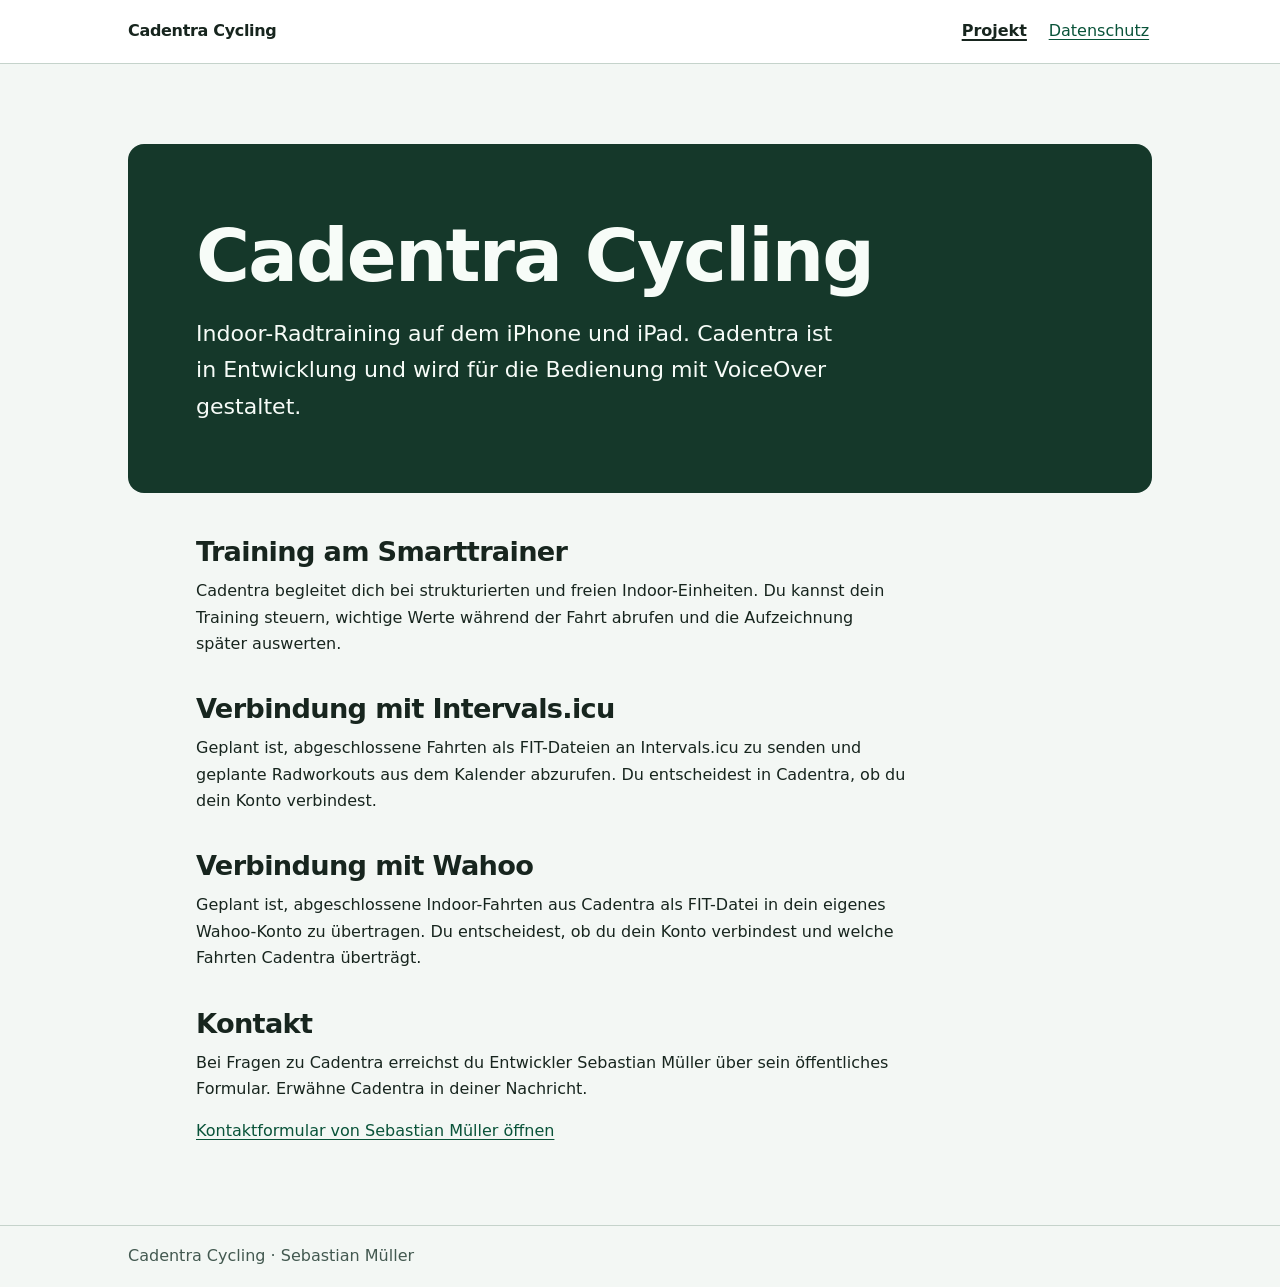
<file: index.html>
<!doctype html>
<html lang="de">
<head>
  <meta charset="utf-8">
  <meta name="viewport" content="width=device-width, initial-scale=1">
  <title>Cadentra Cycling – Indoor-Training mit VoiceOver</title>
  <meta name="description" content="Cadentra Cycling wird als barrierefreie Indoor-Radsport-App für iPhone und iPad entwickelt.">
  <link rel="stylesheet" href="./styles.css">
</head>
<body>
  <a class="skip" href="#main">Zum Hauptinhalt</a>
  <header class="site-header">
    <div class="wrap header-inner">
      <span class="brand">Cadentra Cycling</span>
      <nav aria-label="Hauptnavigation">
        <ul>
          <li><a href="./" aria-current="page">Projekt</a></li>
          <li><a href="./datenschutz.html">Datenschutz</a></li>
        </ul>
      </nav>
    </div>
  </header>
  <main id="main" class="wrap" tabindex="-1">
    <div class="hero">
      <h1>Cadentra Cycling</h1>
      <p class="lead">Indoor-Radtraining auf dem iPhone und iPad. Cadentra ist in Entwicklung und wird für die Bedienung mit VoiceOver gestaltet.</p>
    </div>
    <div class="project-copy">
      <h2>Training am Smarttrainer</h2>
      <p>Cadentra begleitet dich bei strukturierten und freien Indoor-Einheiten. Du kannst dein Training steuern, wichtige Werte während der Fahrt abrufen und die Aufzeichnung später auswerten.</p>

      <h2>Verbindung mit Intervals.icu</h2>
      <p>Geplant ist, abgeschlossene Fahrten als FIT-Dateien an Intervals.icu zu senden und geplante Radworkouts aus dem Kalender abzurufen. Du entscheidest in Cadentra, ob du dein Konto verbindest.</p>

      <h2>Verbindung mit Wahoo</h2>
      <p>Geplant ist, abgeschlossene Indoor-Fahrten aus Cadentra als FIT-Datei in dein eigenes Wahoo-Konto zu übertragen. Du entscheidest, ob du dein Konto verbindest und welche Fahrten Cadentra überträgt.</p>

      <h2>Kontakt</h2>
      <p>Bei Fragen zu Cadentra erreichst du Entwickler Sebastian Müller über sein öffentliches Formular. Erwähne Cadentra in deiner Nachricht.</p>
      <p><a href="https://trainscope.app/?page=contact">Kontaktformular von Sebastian Müller öffnen</a></p>
    </div>
  </main>
  <footer><div class="wrap">Cadentra Cycling · Sebastian Müller</div></footer>
</body>
</html>
</file>
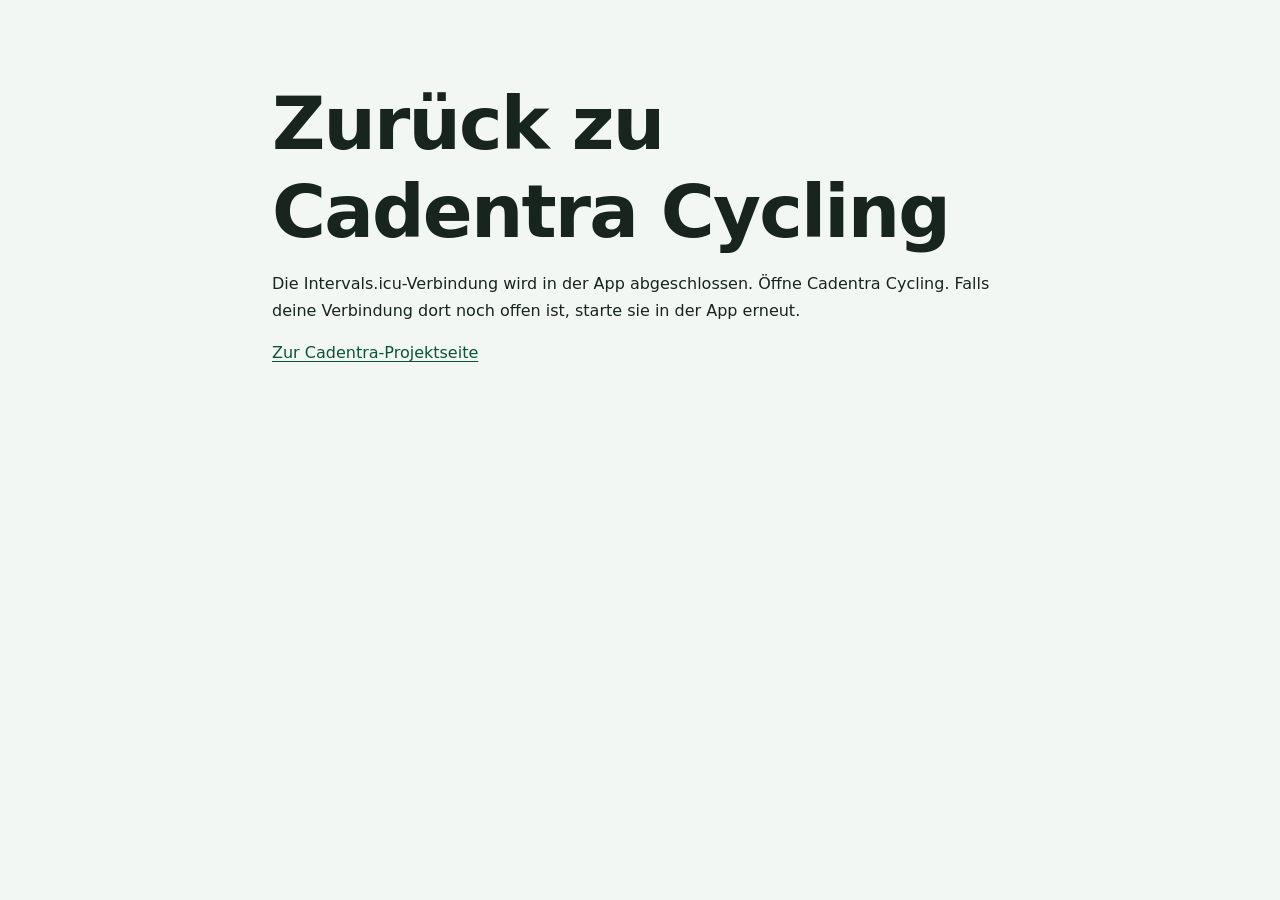
<file: oauth/intervals/callback/index.html>
<!doctype html>
<html lang="de">
<head>
  <meta charset="utf-8">
  <meta name="viewport" content="width=device-width, initial-scale=1">
  <meta name="referrer" content="no-referrer">
  <title>Zurück zu Cadentra Cycling</title>
  <link rel="stylesheet" href="../../../styles.css">
</head>
<body>
  <main class="wrap copy">
    <h1>Zurück zu Cadentra Cycling</h1>
    <p>Die Intervals.icu-Verbindung wird in der App abgeschlossen. Öffne Cadentra Cycling. Falls deine Verbindung dort noch offen ist, starte sie in der App erneut.</p>
    <p><a href="../../../">Zur Cadentra-Projektseite</a></p>
  </main>
</body>
</html>
</file>
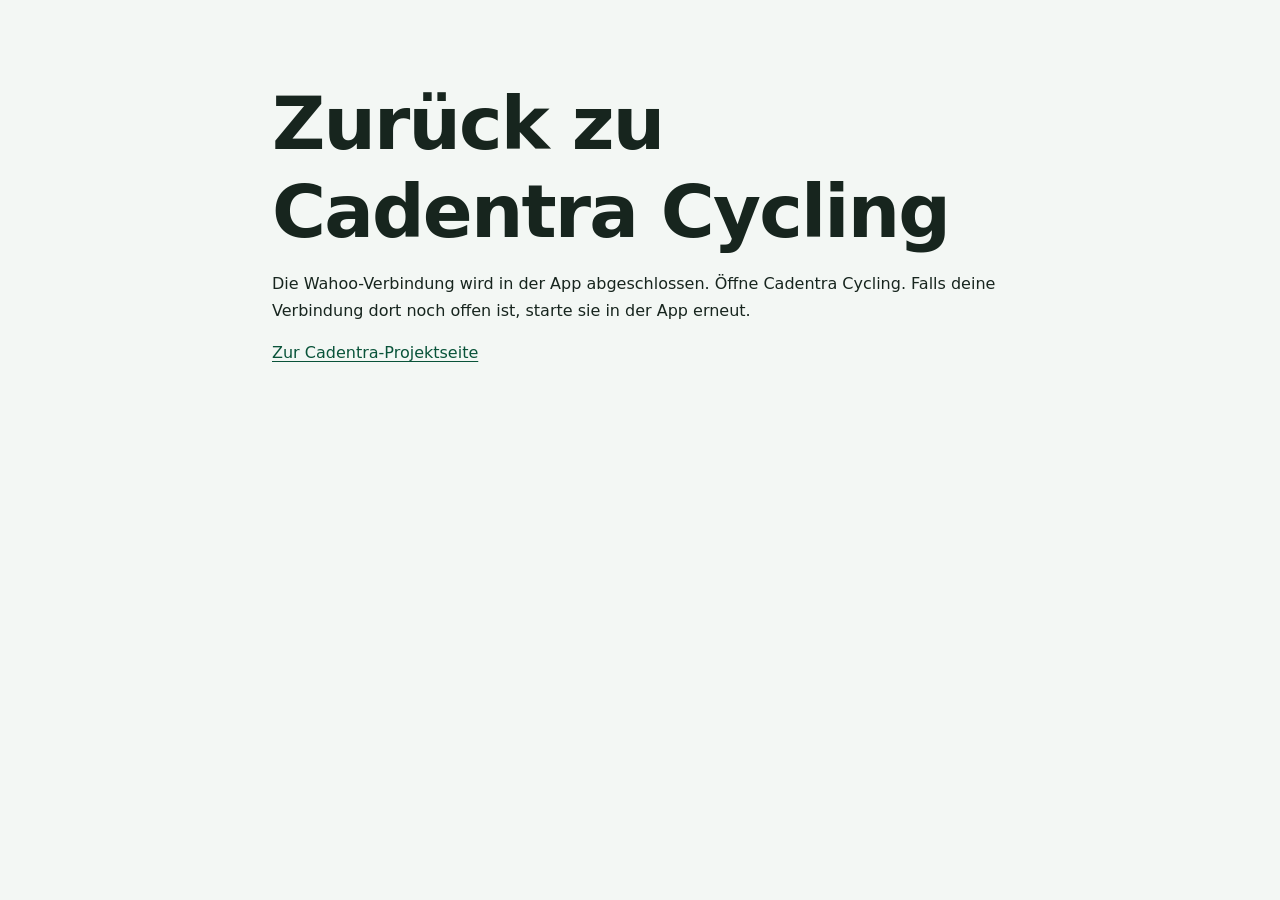
<file: oauth/wahoo/callback/index.html>
<!doctype html>
<html lang="de">
<head>
  <meta charset="utf-8">
  <meta name="viewport" content="width=device-width, initial-scale=1">
  <meta name="referrer" content="no-referrer">
  <title>Zurück zu Cadentra Cycling</title>
  <link rel="stylesheet" href="../../../styles.css">
</head>
<body>
  <main class="wrap copy">
    <h1>Zurück zu Cadentra Cycling</h1>
    <p>Die Wahoo-Verbindung wird in der App abgeschlossen. Öffne Cadentra Cycling. Falls deine Verbindung dort noch offen ist, starte sie in der App erneut.</p>
    <p><a href="../../../">Zur Cadentra-Projektseite</a></p>
  </main>
</body>
</html>
</file>
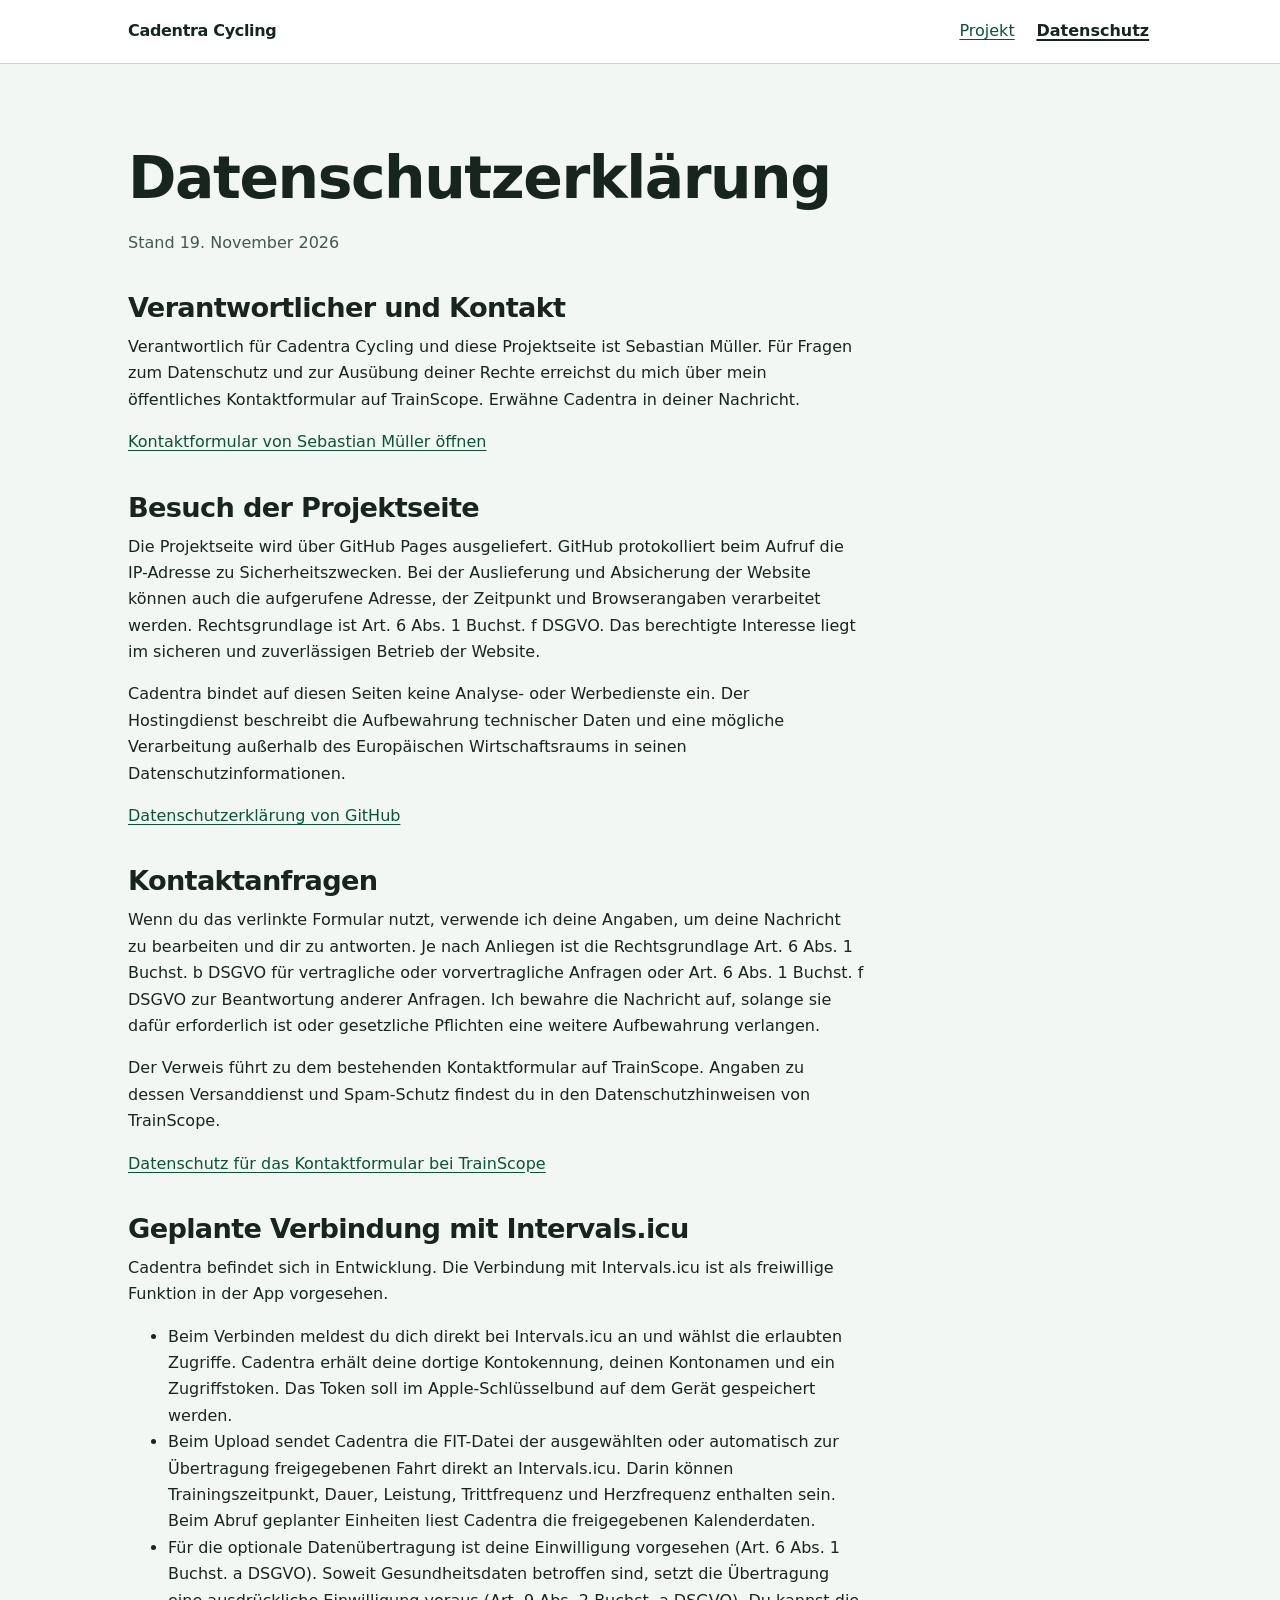
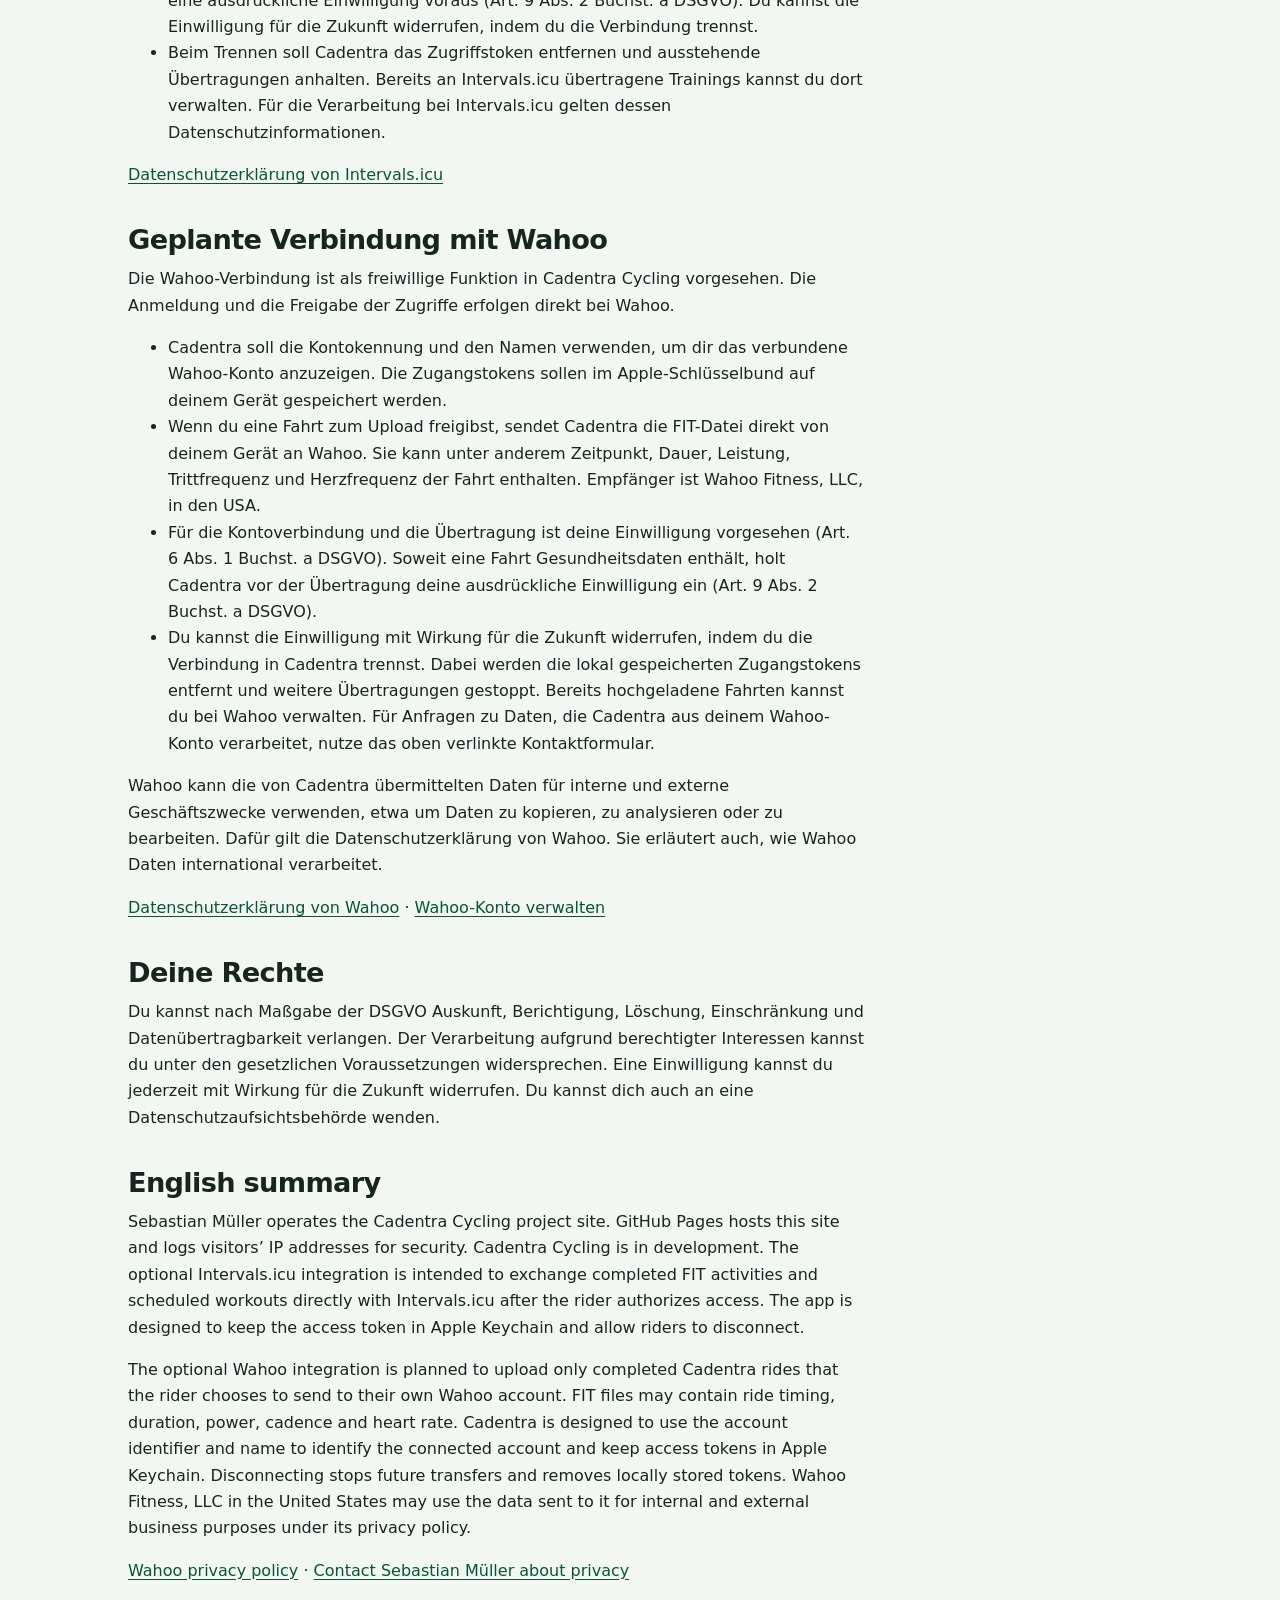
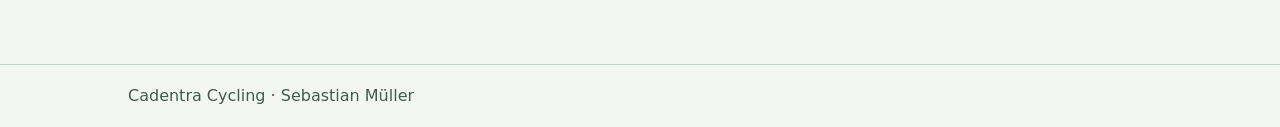
<file: datenschutz.html>
<!doctype html>
<html lang="de">
<head>
  <meta charset="utf-8">
  <meta name="viewport" content="width=device-width, initial-scale=1">
  <title>Datenschutzerklärung – Cadentra Cycling</title>
  <meta name="description" content="Datenschutzerklärung für die Cadentra-Projektseite und die geplanten Verbindungen zu Intervals.icu und Wahoo.">
  <link rel="stylesheet" href="./styles.css">
</head>
<body>
  <a class="skip" href="#main">Zum Hauptinhalt</a>
  <header class="site-header">
    <div class="wrap header-inner">
      <span class="brand">Cadentra Cycling</span>
      <nav aria-label="Hauptnavigation">
        <ul>
          <li><a href="./">Projekt</a></li>
          <li><a href="./datenschutz.html" aria-current="page">Datenschutz</a></li>
        </ul>
      </nav>
    </div>
  </header>
  <main id="main" class="wrap policy" tabindex="-1">
    <div class="copy">
      <h1>Datenschutzerklärung</h1>
      <p class="meta">Stand <time datetime="2026-11-19">19. November 2026</time></p>

      <h2>Verantwortlicher und Kontakt</h2>
      <p>Verantwortlich für Cadentra Cycling und diese Projektseite ist Sebastian Müller. Für Fragen zum Datenschutz und zur Ausübung deiner Rechte erreichst du mich über mein öffentliches Kontaktformular auf TrainScope. Erwähne Cadentra in deiner Nachricht.</p>
      <p><a href="https://trainscope.app/?page=contact">Kontaktformular von Sebastian Müller öffnen</a></p>

      <h2>Besuch der Projektseite</h2>
      <p>Die Projektseite wird über GitHub Pages ausgeliefert. GitHub protokolliert beim Aufruf die IP-Adresse zu Sicherheitszwecken. Bei der Auslieferung und Absicherung der Website können auch die aufgerufene Adresse, der Zeitpunkt und Browserangaben verarbeitet werden. Rechtsgrundlage ist Art. 6 Abs. 1 Buchst. f DSGVO. Das berechtigte Interesse liegt im sicheren und zuverlässigen Betrieb der Website.</p>
      <p>Cadentra bindet auf diesen Seiten keine Analyse- oder Werbedienste ein. Der Hostingdienst beschreibt die Aufbewahrung technischer Daten und eine mögliche Verarbeitung außerhalb des Europäischen Wirtschaftsraums in seinen Datenschutzinformationen.</p>
      <p><a href="https://docs.github.com/en/site-policy/privacy-policies/github-general-privacy-statement">Datenschutzerklärung von GitHub</a></p>

      <h2>Kontaktanfragen</h2>
      <p>Wenn du das verlinkte Formular nutzt, verwende ich deine Angaben, um deine Nachricht zu bearbeiten und dir zu antworten. Je nach Anliegen ist die Rechtsgrundlage Art. 6 Abs. 1 Buchst. b DSGVO für vertragliche oder vorvertragliche Anfragen oder Art. 6 Abs. 1 Buchst. f DSGVO zur Beantwortung anderer Anfragen. Ich bewahre die Nachricht auf, solange sie dafür erforderlich ist oder gesetzliche Pflichten eine weitere Aufbewahrung verlangen.</p>
      <p>Der Verweis führt zu dem bestehenden Kontaktformular auf TrainScope. Angaben zu dessen Versanddienst und Spam-Schutz findest du in den Datenschutzhinweisen von TrainScope.</p>
      <p><a href="https://trainscope.app/?page=privacy">Datenschutz für das Kontaktformular bei TrainScope</a></p>

      <h2>Geplante Verbindung mit Intervals.icu</h2>
      <p>Cadentra befindet sich in Entwicklung. Die Verbindung mit Intervals.icu ist als freiwillige Funktion in der App vorgesehen.</p>
      <ul>
        <li>Beim Verbinden meldest du dich direkt bei Intervals.icu an und wählst die erlaubten Zugriffe. Cadentra erhält deine dortige Kontokennung, deinen Kontonamen und ein Zugriffstoken. Das Token soll im Apple-Schlüsselbund auf dem Gerät gespeichert werden.</li>
        <li>Beim Upload sendet Cadentra die FIT-Datei der ausgewählten oder automatisch zur Übertragung freigegebenen Fahrt direkt an Intervals.icu. Darin können Trainingszeitpunkt, Dauer, Leistung, Trittfrequenz und Herzfrequenz enthalten sein. Beim Abruf geplanter Einheiten liest Cadentra die freigegebenen Kalenderdaten.</li>
        <li>Für die optionale Datenübertragung ist deine Einwilligung vorgesehen (Art. 6 Abs. 1 Buchst. a DSGVO). Soweit Gesundheitsdaten betroffen sind, setzt die Übertragung eine ausdrückliche Einwilligung voraus (Art. 9 Abs. 2 Buchst. a DSGVO). Du kannst die Einwilligung für die Zukunft widerrufen, indem du die Verbindung trennst.</li>
        <li>Beim Trennen soll Cadentra das Zugriffstoken entfernen und ausstehende Übertragungen anhalten. Bereits an Intervals.icu übertragene Trainings kannst du dort verwalten. Für die Verarbeitung bei Intervals.icu gelten dessen Datenschutzinformationen.</li>
      </ul>
      <p><a href="https://www.intervals.icu/privacy-policy/">Datenschutzerklärung von Intervals.icu</a></p>

      <h2 id="wahoo">Geplante Verbindung mit Wahoo</h2>
      <p>Die Wahoo-Verbindung ist als freiwillige Funktion in Cadentra Cycling vorgesehen. Die Anmeldung und die Freigabe der Zugriffe erfolgen direkt bei Wahoo.</p>
      <ul>
        <li>Cadentra soll die Kontokennung und den Namen verwenden, um dir das verbundene Wahoo-Konto anzuzeigen. Die Zugangstokens sollen im Apple-Schlüsselbund auf deinem Gerät gespeichert werden.</li>
        <li>Wenn du eine Fahrt zum Upload freigibst, sendet Cadentra die FIT-Datei direkt von deinem Gerät an Wahoo. Sie kann unter anderem Zeitpunkt, Dauer, Leistung, Trittfrequenz und Herzfrequenz der Fahrt enthalten. Empfänger ist Wahoo Fitness, LLC, in den USA.</li>
        <li>Für die Kontoverbindung und die Übertragung ist deine Einwilligung vorgesehen (Art. 6 Abs. 1 Buchst. a DSGVO). Soweit eine Fahrt Gesundheitsdaten enthält, holt Cadentra vor der Übertragung deine ausdrückliche Einwilligung ein (Art. 9 Abs. 2 Buchst. a DSGVO).</li>
        <li>Du kannst die Einwilligung mit Wirkung für die Zukunft widerrufen, indem du die Verbindung in Cadentra trennst. Dabei werden die lokal gespeicherten Zugangstokens entfernt und weitere Übertragungen gestoppt. Bereits hochgeladene Fahrten kannst du bei Wahoo verwalten. Für Anfragen zu Daten, die Cadentra aus deinem Wahoo-Konto verarbeitet, nutze das oben verlinkte Kontaktformular.</li>
      </ul>
      <p>Wahoo kann die von Cadentra übermittelten Daten für interne und externe Geschäftszwecke verwenden, etwa um Daten zu kopieren, zu analysieren oder zu bearbeiten. Dafür gilt die Datenschutzerklärung von Wahoo. Sie erläutert auch, wie Wahoo Daten international verarbeitet.</p>
      <p><a href="https://de-eu.wahoofitness.com/privacy-policy">Datenschutzerklärung von Wahoo</a> · <a href="https://support.wahoofitness.com/hc/en-us/articles/14467611662482-Account-management-Wahoo-app">Wahoo-Konto verwalten</a></p>

      <h2>Deine Rechte</h2>
      <p>Du kannst nach Maßgabe der DSGVO Auskunft, Berichtigung, Löschung, Einschränkung und Datenübertragbarkeit verlangen. Der Verarbeitung aufgrund berechtigter Interessen kannst du unter den gesetzlichen Voraussetzungen widersprechen. Eine Einwilligung kannst du jederzeit mit Wirkung für die Zukunft widerrufen. Du kannst dich auch an eine Datenschutzaufsichtsbehörde wenden.</p>

      <div lang="en">
        <h2>English summary</h2>
        <p>Sebastian Müller operates the Cadentra Cycling project site. GitHub Pages hosts this site and logs visitors’ IP addresses for security. Cadentra Cycling is in development. The optional Intervals.icu integration is intended to exchange completed FIT activities and scheduled workouts directly with Intervals.icu after the rider authorizes access. The app is designed to keep the access token in Apple Keychain and allow riders to disconnect.</p>
        <p>The optional Wahoo integration is planned to upload only completed Cadentra rides that the rider chooses to send to their own Wahoo account. FIT files may contain ride timing, duration, power, cadence and heart rate. Cadentra is designed to use the account identifier and name to identify the connected account and keep access tokens in Apple Keychain. Disconnecting stops future transfers and removes locally stored tokens. Wahoo Fitness, LLC in the United States may use the data sent to it for internal and external business purposes under its privacy policy.</p>
        <p><a href="https://eu.wahoofitness.com/privacy-policy">Wahoo privacy policy</a> · <a href="https://trainscope.app/?page=contact">Contact Sebastian Müller about privacy</a></p>
      </div>
    </div>
  </main>
  <footer><div class="wrap">Cadentra Cycling · Sebastian Müller</div></footer>
</body>
</html>
</file>
<file: styles.css>
:root {
  color-scheme: light;
  font-family: system-ui, -apple-system, "Segoe UI", sans-serif;
  color: #17251e;
  background: #f3f7f4;
  line-height: 1.65;
  --ink: #17251e;
  --muted: #435950;
  --border: #c5d3cb;
  --link: #095339;
  --width: 64rem;
}
* { box-sizing: border-box; }
body { margin: 0; }
a { color: var(--link); text-underline-offset: .19em; }
a:hover { text-decoration-thickness: .17em; }
:focus-visible { outline: .2rem solid #086750; outline-offset: .24rem; }
.skip {
  position: absolute;
  left: 1rem;
  top: 1rem;
  z-index: 1;
  padding: .65rem 1rem;
  background: white;
  color: var(--ink);
  transform: translateY(-200%);
}
.skip:focus { transform: none; }
.wrap { width: min(var(--width), calc(100% - 2.5rem)); margin-inline: auto; }
.site-header { border-bottom: 1px solid var(--border); background: #fff; }
.header-inner {
  display: flex;
  align-items: center;
  justify-content: space-between;
  flex-wrap: wrap;
  column-gap: 2rem;
  row-gap: .5rem;
  padding-block: .8rem;
}
.brand { font-weight: 760; letter-spacing: -.02em; }
nav ul { display: flex; flex-wrap: wrap; gap: .4rem 1rem; list-style: none; margin: 0; padding: 0; }
nav a { display: inline-block; padding: .35rem .18rem; }
nav [aria-current="page"] { color: var(--ink); font-weight: 720; text-decoration-thickness: .15em; }
main { padding-block: clamp(2rem, 7vw, 5rem); }
.hero {
  color: #f7fcf8;
  background: #15382a;
  border-radius: 1rem;
  padding: clamp(1.35rem, 5.5vw, 4.25rem);
}
h1, h2 { line-height: 1.19; letter-spacing: -.025em; }
h1 { font-size: clamp(2.25rem, 7vw, 4.6rem); margin: 0 0 1rem; overflow-wrap: anywhere; }
h2 { font-size: clamp(1.25rem, 4vw, 1.7rem); margin-block: 2.25rem .6rem; }
p, ul { margin-block: .6rem 1rem; }
p:last-child { margin-bottom: 0; }
.lead { font-size: clamp(1.12rem, 3vw, 1.38rem); max-width: 41rem; }
.hero a { color: #c9f6df; }
.hero a:focus-visible { outline-color: #c9f6df; }
.copy { max-width: 46rem; }
.project-copy { padding: .45rem clamp(0rem, 5.5vw, 4.25rem) 0; max-width: 53rem; }
.policy h1 { font-size: clamp(2.05rem, 6vw, 3.65rem); }
.meta, footer { color: var(--muted); }
footer { border-top: 1px solid var(--border); padding-block: 1.1rem; }
</file>
